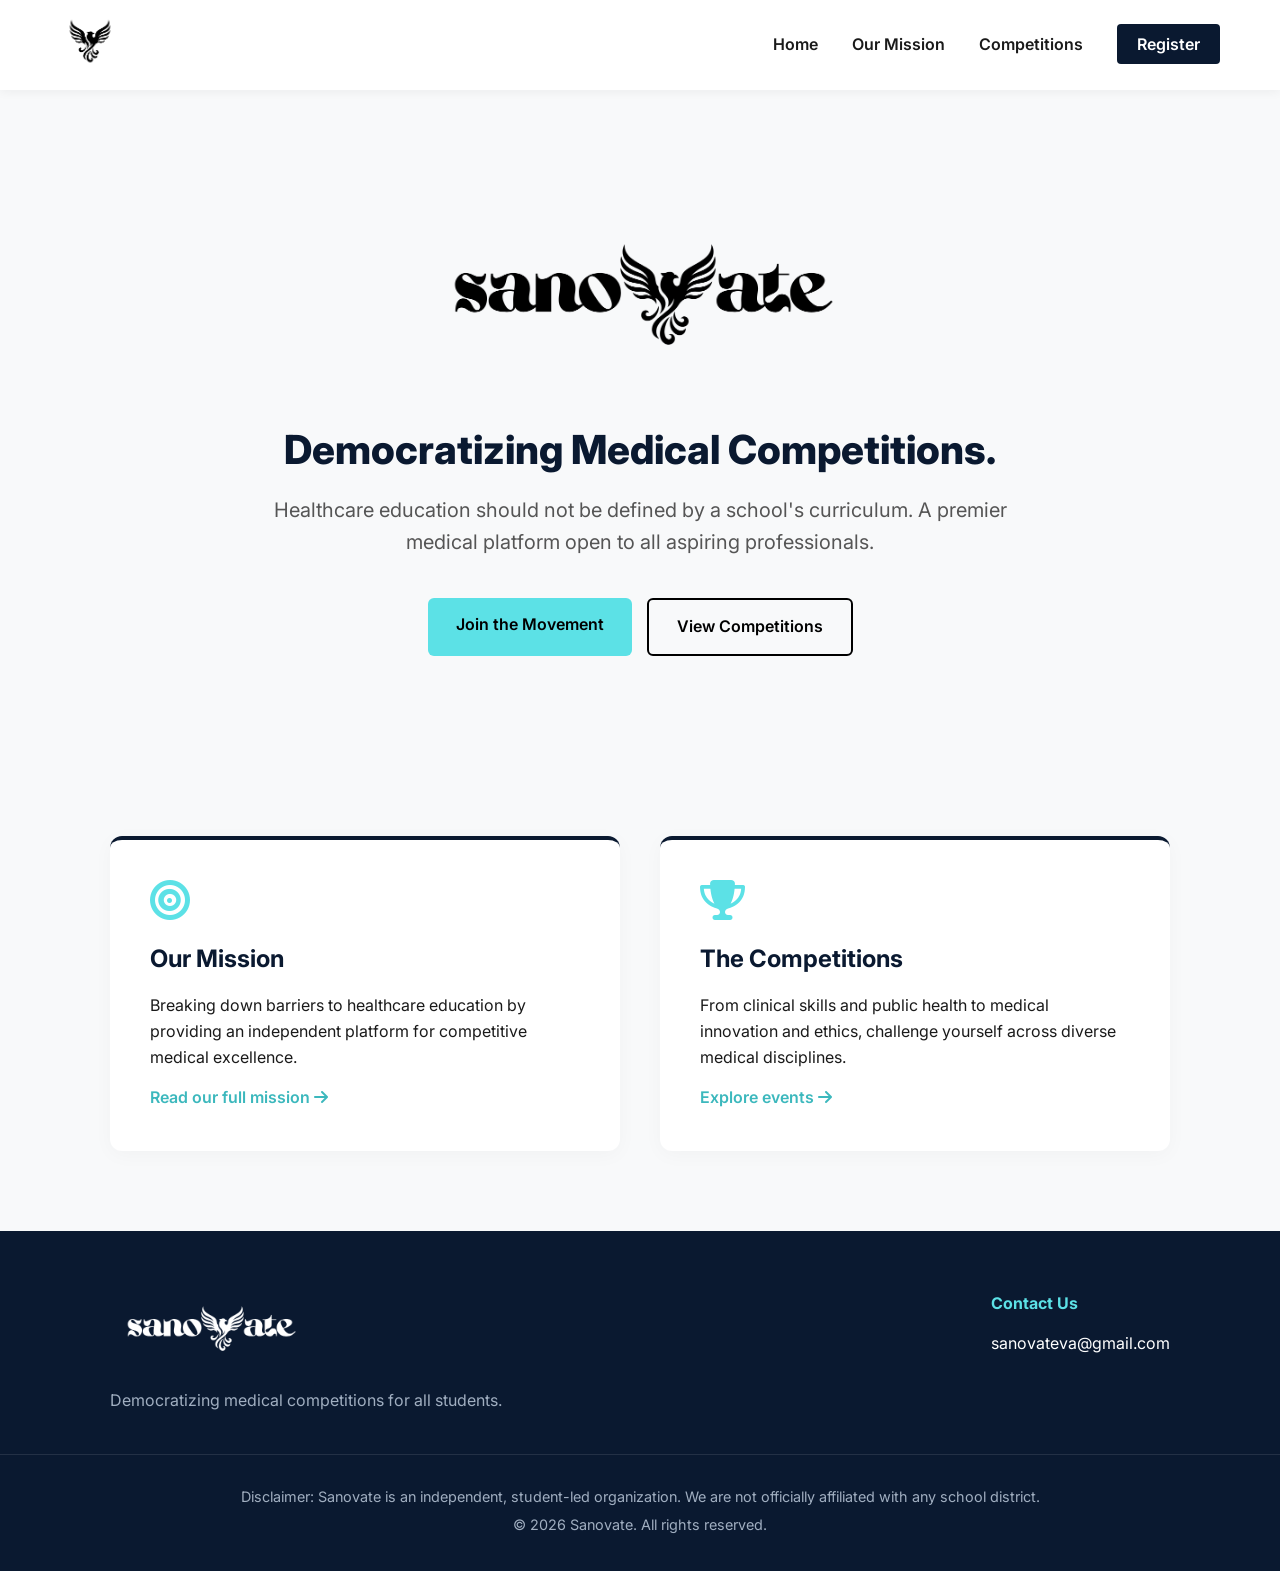
<file: index.html>
<!DOCTYPE html>
<html lang="en">
<head>
    <title>Sanovate | Democratizing Medical Competitions</title>
    
    <meta charset="UTF-8">
    <meta name="viewport" content="width=device-width, initial-scale=1.0">
    <link rel="icon" href="Images/SanovateFavicon.png">
    <link rel="stylesheet" href="style.css">
    <link href="https://fonts.googleapis.com/css2?family=Inter:wght@300;400;600;800&display=swap" rel="stylesheet">
    <link rel="stylesheet" href="https://cdnjs.cloudflare.com/ajax/libs/font-awesome/6.4.0/css/all.min.css">

</head>
<body>
    
    <nav class="navbar">
        <div class="nav-container">
            <a href="index.html" class="nav-brand">
                <img src="Images/SanovateLogoTransparent.png" alt="Sanovate Logo" class="nav-logo">
            </a>
            <div class="nav-links">
                <a href="index.html">Home</a>
                <a href="mission.html">Our Mission</a>
                <a href="competitions.html">Competitions</a>
                <a href="register.html" class="btn-nav">Register</a>
            </div>
        </div>
    </nav>


    <!-- Hero Section -->
    <header class="hero">
        <div class="hero-content">
            <img src="Images/SanovateLogotypeTransparent.png" alt="Sanovate Logotype" class="hero-logotype">
            <h1 class="hero-title">Democratizing Medical Competitions.</h1>
            <p class="hero-subtitle">Healthcare education should not be defined by a school's curriculum. A premier medical platform open to all aspiring professionals.</p>
            <div class="hero-cta">
                <a href="register.html" class="btn btn-primary">Join the Movement</a>
                <a href="competitions.html" class="btn btn-secondary">View Competitions</a>
            </div>
        </div>
    </header>

    <!-- Quick Overview Section -->
    <section class="overview-section bg-light">
        <div class="container">
            <div class="overview-grid">
                <div class="overview-card">
                    <i class="fa-solid fa-bullseye card-icon"></i>
                    <h3>Our Mission</h3>
                    <p>Breaking down barriers to healthcare education by providing an independent platform for competitive medical excellence.</p>
                    <a href="mission.html" class="text-link">Read our full mission <i class="fa-solid fa-arrow-right"></i></a>
                </div>
                <div class="overview-card">
                    <i class="fa-solid fa-trophy card-icon"></i>
                    <h3>The Competitions</h3>
                    <p>From clinical skills and public health to medical innovation and ethics, challenge yourself across diverse medical disciplines.</p>
                    <a href="competitions.html" class="text-link">Explore events <i class="fa-solid fa-arrow-right"></i></a>
                </div>
            </div>
        </div>
    </section>

    
    <footer class="site-footer">
        <div class="container footer-content">
            <div class="footer-brand">
                <img src="Images/SanovateLogotypeTransparent.png" alt="Sanovate" class="footer-logotype">
                <p>Democratizing medical competitions for all students.</p>
            </div>
            <div class="footer-links">
                <h4>Contact Us</h4>
                <a href="mailto:sanovateva@gmail.com">sanovateva@gmail.com</a>
            </div>
        </div>
        <div class="footer-bottom">
            <p>Disclaimer: Sanovate is an independent, student-led organization. We are not officially affiliated with any school district.</p>
            <p>&copy; 2026 Sanovate. All rights reserved.</p>
        </div>
    </footer>

    <script src="script.js"></script>
</body>
</html>
</file>
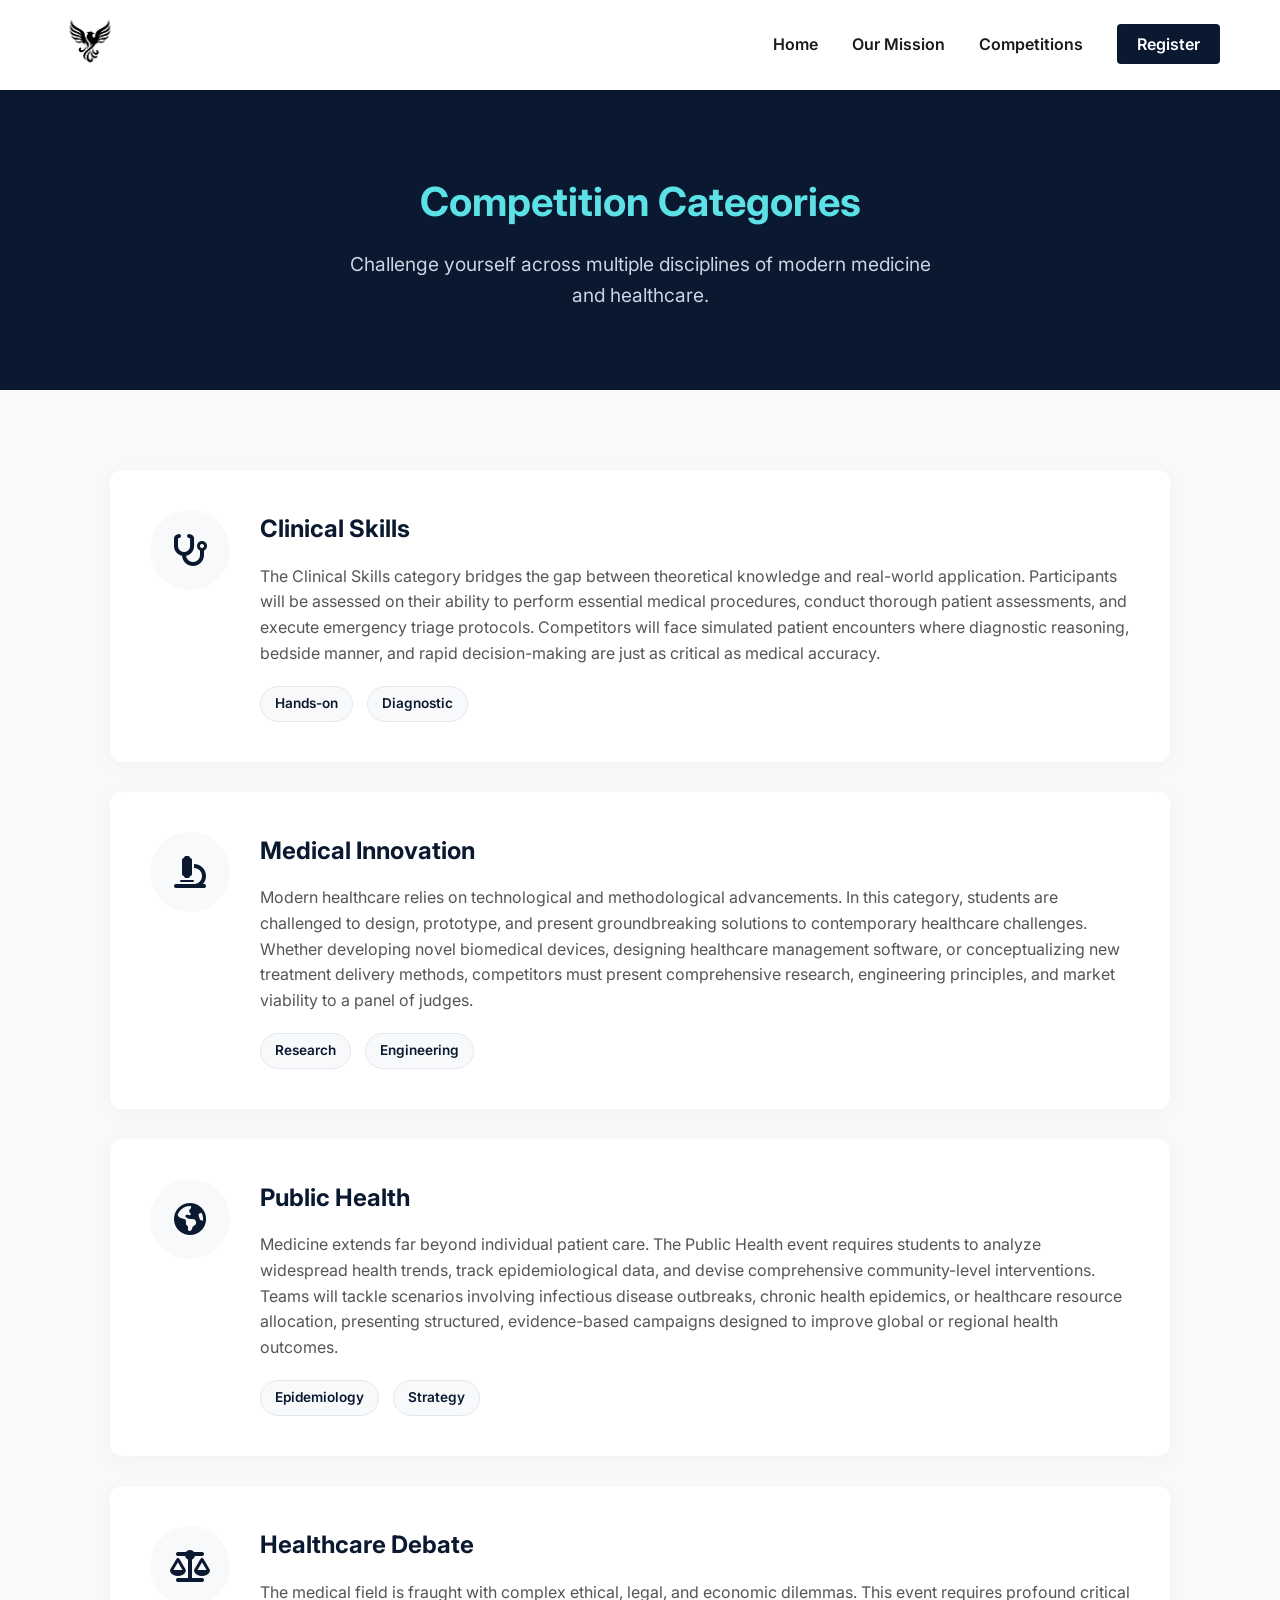
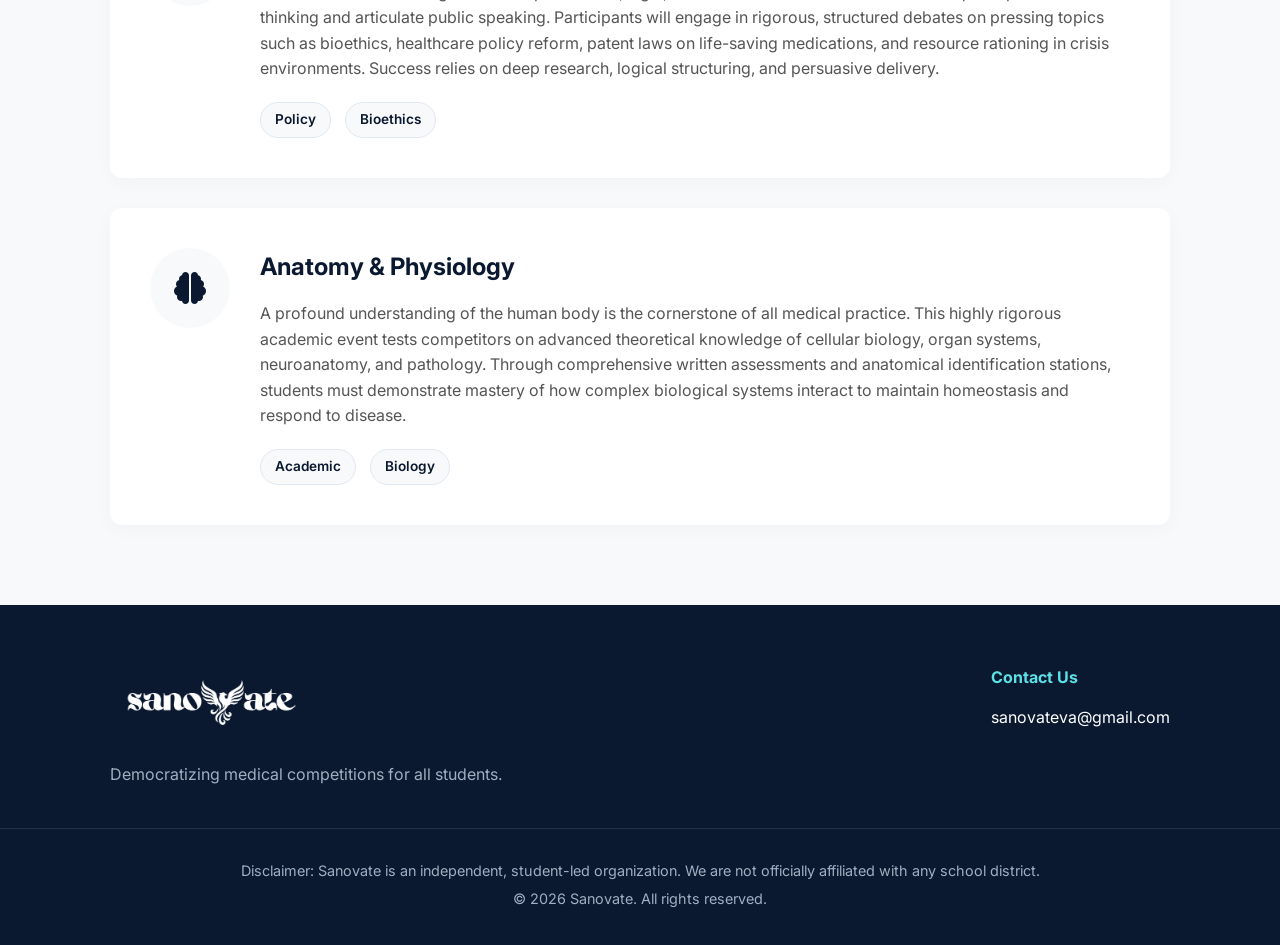
<file: competitions.html>
<!DOCTYPE html>
<html lang="en">
<head>
    <title>Competitions | Sanovate</title>
    
    <meta charset="UTF-8">
    <meta name="viewport" content="width=device-width, initial-scale=1.0">
    <link rel="icon" href="Images/SanovateFavicon.png">
    <link rel="stylesheet" href="style.css">
    <link href="https://fonts.googleapis.com/css2?family=Inter:wght@300;400;600;800&display=swap" rel="stylesheet">
    <link rel="stylesheet" href="https://cdnjs.cloudflare.com/ajax/libs/font-awesome/6.4.0/css/all.min.css">

</head>
<body>
    
    <nav class="navbar">
        <div class="nav-container">
            <a href="index.html" class="nav-brand">
                <img src="Images/SanovateLogoTransparent.png" alt="Sanovate Logo" class="nav-logo">
            </a>
            <div class="nav-links">
                <a href="index.html">Home</a>
                <a href="mission.html">Our Mission</a>
                <a href="competitions.html">Competitions</a>
                <a href="register.html" class="btn-nav">Register</a>
            </div>
        </div>
    </nav>


    <header class="page-header">
        <div class="container">
            <h1>Competition Categories</h1>
            <p>Challenge yourself across multiple disciplines of modern medicine and healthcare.</p>
        </div>
    </header>

    <section class="events-section bg-light">
        <div class="container">
            <div class="events-list">
                
                <div class="event-row">
                    <div class="event-icon-container">
                        <i class="fa-solid fa-stethoscope event-icon"></i>
                    </div>
                    <div class="event-details">
                        <h3>Clinical Skills</h3>
                        <p>The Clinical Skills category bridges the gap between theoretical knowledge and real-world application. Participants will be assessed on their ability to perform essential medical procedures, conduct thorough patient assessments, and execute emergency triage protocols. Competitors will face simulated patient encounters where diagnostic reasoning, bedside manner, and rapid decision-making are just as critical as medical accuracy.</p>
                        <span class="tag">Hands-on</span> <span class="tag">Diagnostic</span>
                    </div>
                </div>

                <div class="event-row">
                    <div class="event-icon-container">
                        <i class="fa-solid fa-microscope event-icon"></i>
                    </div>
                    <div class="event-details">
                        <h3>Medical Innovation</h3>
                        <p>Modern healthcare relies on technological and methodological advancements. In this category, students are challenged to design, prototype, and present groundbreaking solutions to contemporary healthcare challenges. Whether developing novel biomedical devices, designing healthcare management software, or conceptualizing new treatment delivery methods, competitors must present comprehensive research, engineering principles, and market viability to a panel of judges.</p>
                        <span class="tag">Research</span> <span class="tag">Engineering</span>
                    </div>
                </div>

                <div class="event-row">
                    <div class="event-icon-container">
                        <i class="fa-solid fa-earth-americas event-icon"></i>
                    </div>
                    <div class="event-details">
                        <h3>Public Health</h3>
                        <p>Medicine extends far beyond individual patient care. The Public Health event requires students to analyze widespread health trends, track epidemiological data, and devise comprehensive community-level interventions. Teams will tackle scenarios involving infectious disease outbreaks, chronic health epidemics, or healthcare resource allocation, presenting structured, evidence-based campaigns designed to improve global or regional health outcomes.</p>
                        <span class="tag">Epidemiology</span> <span class="tag">Strategy</span>
                    </div>
                </div>

                <div class="event-row">
                    <div class="event-icon-container">
                        <i class="fa-solid fa-scale-balanced event-icon"></i>
                    </div>
                    <div class="event-details">
                        <h3>Healthcare Debate</h3>
                        <p>The medical field is fraught with complex ethical, legal, and economic dilemmas. This event requires profound critical thinking and articulate public speaking. Participants will engage in rigorous, structured debates on pressing topics such as bioethics, healthcare policy reform, patent laws on life-saving medications, and resource rationing in crisis environments. Success relies on deep research, logical structuring, and persuasive delivery.</p>
                        <span class="tag">Policy</span> <span class="tag">Bioethics</span>
                    </div>
                </div>

                <div class="event-row">
                    <div class="event-icon-container">
                        <i class="fa-solid fa-brain event-icon"></i>
                    </div>
                    <div class="event-details">
                        <h3>Anatomy & Physiology</h3>
                        <p>A profound understanding of the human body is the cornerstone of all medical practice. This highly rigorous academic event tests competitors on advanced theoretical knowledge of cellular biology, organ systems, neuroanatomy, and pathology. Through comprehensive written assessments and anatomical identification stations, students must demonstrate mastery of how complex biological systems interact to maintain homeostasis and respond to disease.</p>
                        <span class="tag">Academic</span> <span class="tag">Biology</span>
                    </div>
                </div>

            </div>
        </div>
    </section>

    
    <footer class="site-footer">
        <div class="container footer-content">
            <div class="footer-brand">
                <img src="Images/SanovateLogotypeTransparent.png" alt="Sanovate" class="footer-logotype">
                <p>Democratizing medical competitions for all students.</p>
            </div>
            <div class="footer-links">
                <h4>Contact Us</h4>
                <a href="mailto:sanovateva@gmail.com">sanovateva@gmail.com</a>
            </div>
        </div>
        <div class="footer-bottom">
            <p>Disclaimer: Sanovate is an independent, student-led organization. We are not officially affiliated with any school district.</p>
            <p>&copy; 2026 Sanovate. All rights reserved.</p>
        </div>
    </footer>

    <script src="script.js"></script>
</body>
</html>
</file>
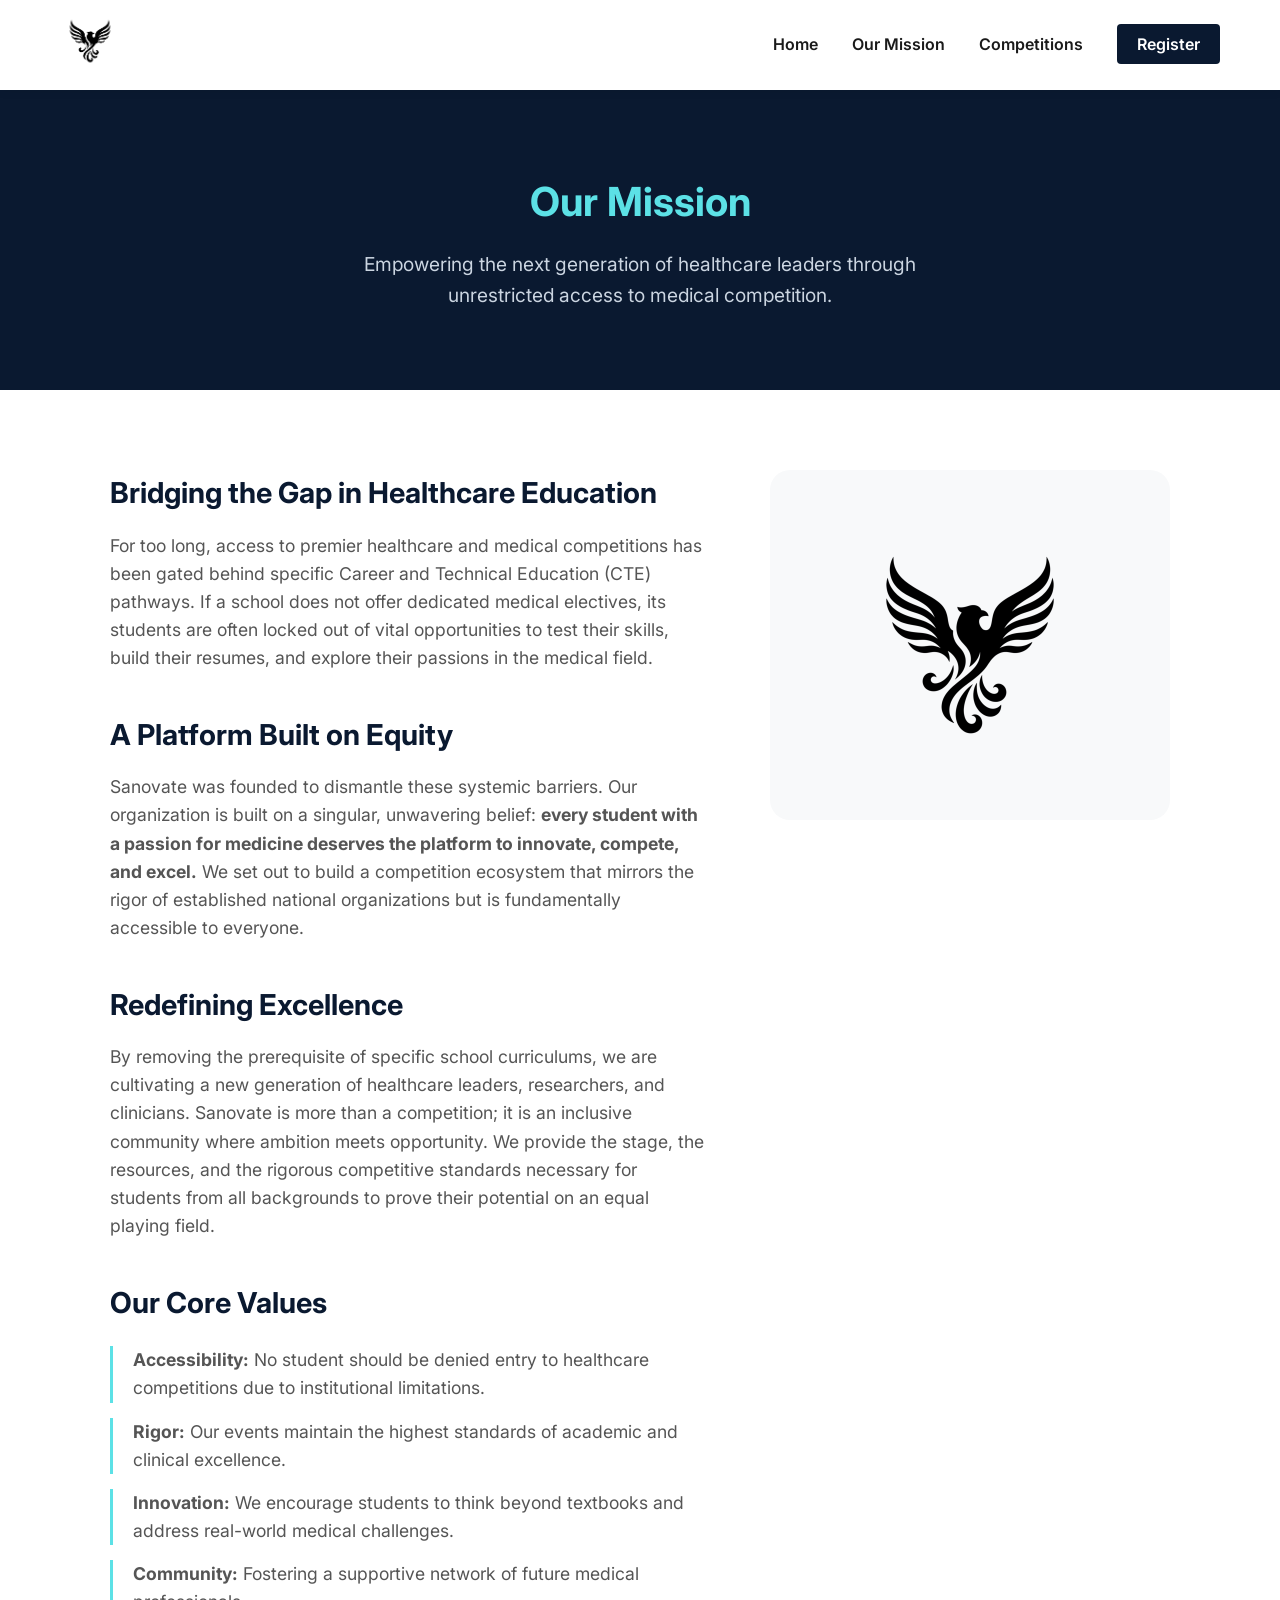
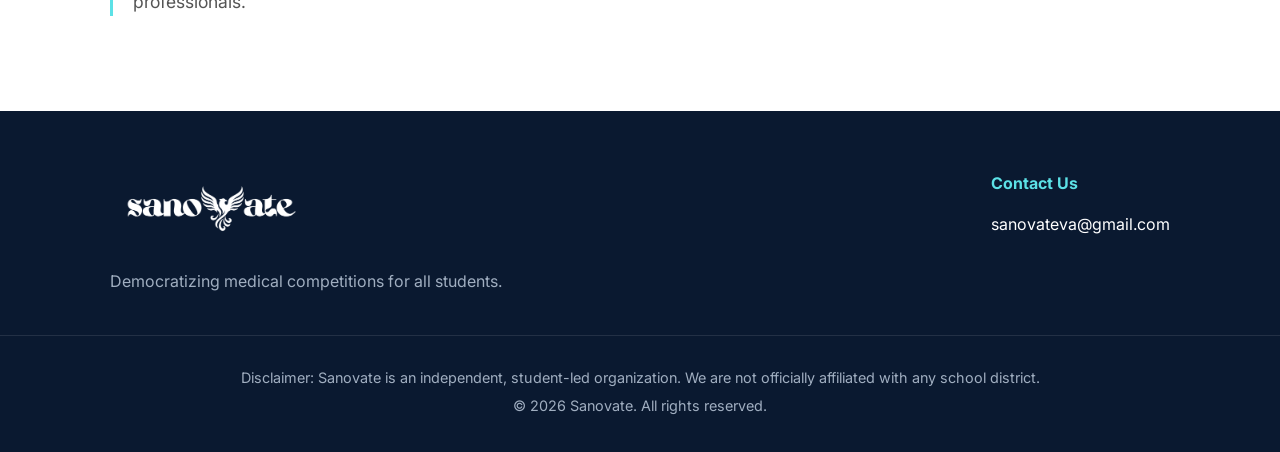
<file: mission.html>
<!DOCTYPE html>
<html lang="en">
<head>
    <title>Our Mission | Sanovate</title>
    
    <meta charset="UTF-8">
    <meta name="viewport" content="width=device-width, initial-scale=1.0">
    <link rel="icon" href="Images/SanovateFavicon.png">
    <link rel="stylesheet" href="style.css">
    <link href="https://fonts.googleapis.com/css2?family=Inter:wght@300;400;600;800&display=swap" rel="stylesheet">
    <link rel="stylesheet" href="https://cdnjs.cloudflare.com/ajax/libs/font-awesome/6.4.0/css/all.min.css">

</head>
<body>
    
    <nav class="navbar">
        <div class="nav-container">
            <a href="index.html" class="nav-brand">
                <img src="Images/SanovateLogoTransparent.png" alt="Sanovate Logo" class="nav-logo">
            </a>
            <div class="nav-links">
                <a href="index.html">Home</a>
                <a href="mission.html">Our Mission</a>
                <a href="competitions.html">Competitions</a>
                <a href="register.html" class="btn-nav">Register</a>
            </div>
        </div>
    </nav>


    <header class="page-header">
        <div class="container">
            <h1>Our Mission</h1>
            <p>Empowering the next generation of healthcare leaders through unrestricted access to medical competition.</p>
        </div>
    </header>

    <section class="content-section">
        <div class="container">
            <div class="mission-layout">
                <div class="mission-text">
                    <h2>Bridging the Gap in Healthcare Education</h2>
                    <p>For too long, access to premier healthcare and medical competitions has been gated behind specific Career and Technical Education (CTE) pathways. If a school does not offer dedicated medical electives, its students are often locked out of vital opportunities to test their skills, build their resumes, and explore their passions in the medical field.</p>
                    
                    <h2>A Platform Built on Equity</h2>
                    <p>Sanovate was founded to dismantle these systemic barriers. Our organization is built on a singular, unwavering belief: <strong>every student with a passion for medicine deserves the platform to innovate, compete, and excel.</strong> We set out to build a competition ecosystem that mirrors the rigor of established national organizations but is fundamentally accessible to everyone.</p>
                    
                    <h2>Redefining Excellence</h2>
                    <p>By removing the prerequisite of specific school curriculums, we are cultivating a new generation of healthcare leaders, researchers, and clinicians. Sanovate is more than a competition; it is an inclusive community where ambition meets opportunity. We provide the stage, the resources, and the rigorous competitive standards necessary for students from all backgrounds to prove their potential on an equal playing field.</p>

                    <h2>Our Core Values</h2>
                    <ul class="values-list">
                        <li><strong>Accessibility:</strong> No student should be denied entry to healthcare competitions due to institutional limitations.</li>
                        <li><strong>Rigor:</strong> Our events maintain the highest standards of academic and clinical excellence.</li>
                        <li><strong>Innovation:</strong> We encourage students to think beyond textbooks and address real-world medical challenges.</li>
                        <li><strong>Community:</strong> Fostering a supportive network of future medical professionals.</li>
                    </ul>
                </div>
                <div class="mission-visual">
                    <img src="Images/SanovateLogoTransparent.png" alt="Sanovate Logo" class="large-logo">
                </div>
            </div>
        </div>
    </section>

    
    <footer class="site-footer">
        <div class="container footer-content">
            <div class="footer-brand">
                <img src="Images/SanovateLogotypeTransparent.png" alt="Sanovate" class="footer-logotype">
                <p>Democratizing medical competitions for all students.</p>
            </div>
            <div class="footer-links">
                <h4>Contact Us</h4>
                <a href="mailto:sanovateva@gmail.com">sanovateva@gmail.com</a>
            </div>
        </div>
        <div class="footer-bottom">
            <p>Disclaimer: Sanovate is an independent, student-led organization. We are not officially affiliated with any school district.</p>
            <p>&copy; 2026 Sanovate. All rights reserved.</p>
        </div>
    </footer>

    <script src="script.js"></script>
</body>
</html>
</file>
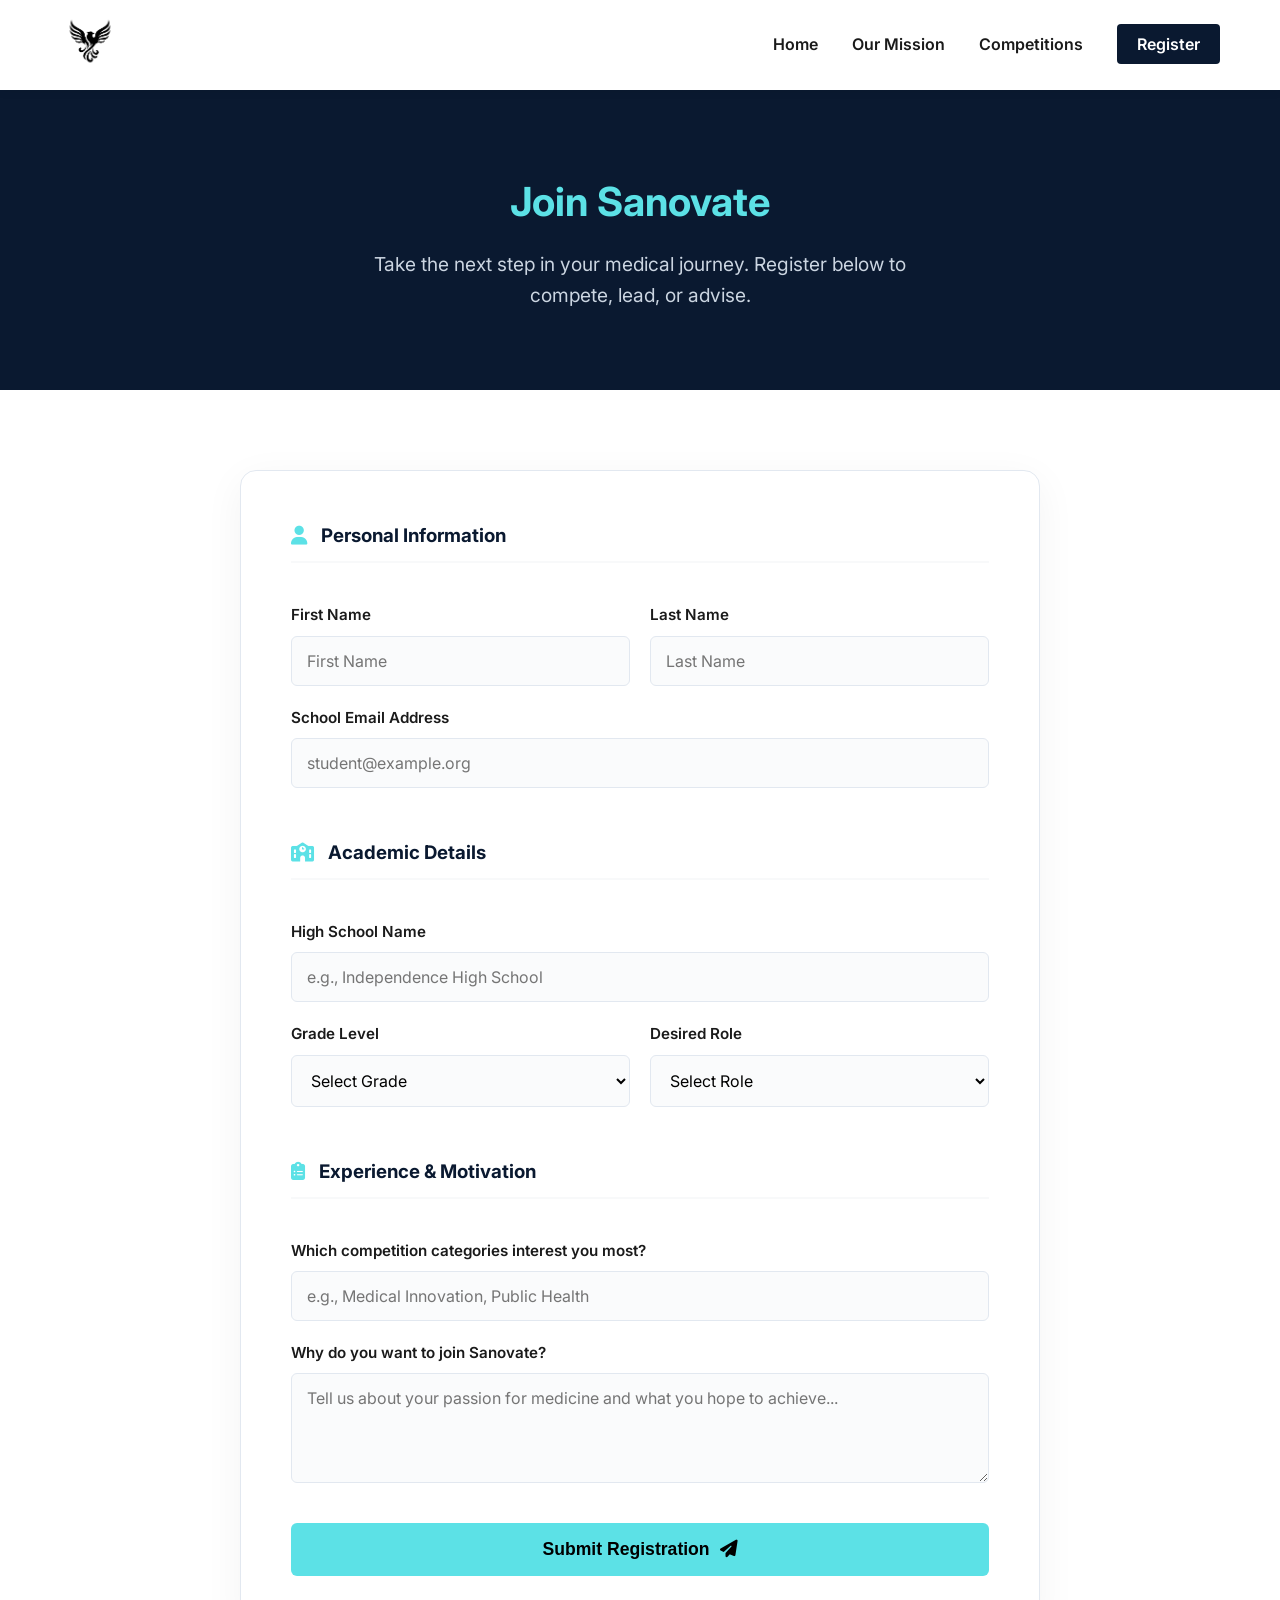
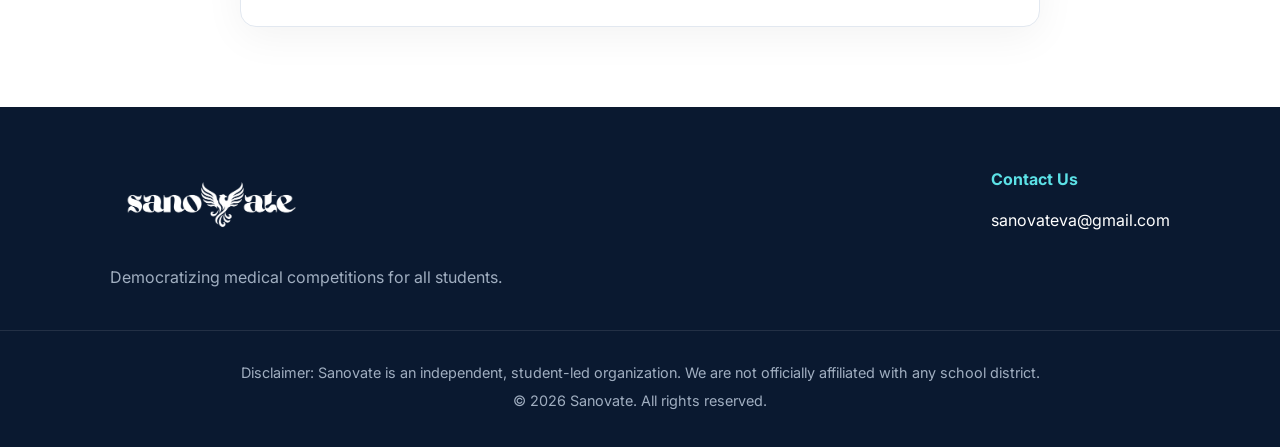
<file: register.html>
<!DOCTYPE html>
<html lang="en">
<head>
    <title>Register | Sanovate</title>
    
    <meta charset="UTF-8">
    <meta name="viewport" content="width=device-width, initial-scale=1.0">
    <link rel="icon" href="Images/SanovateFavicon.png">
    <link rel="stylesheet" href="style.css">
    <link href="https://fonts.googleapis.com/css2?family=Inter:wght@300;400;600;800&display=swap" rel="stylesheet">
    <link rel="stylesheet" href="https://cdnjs.cloudflare.com/ajax/libs/font-awesome/6.4.0/css/all.min.css">

</head>
<body>
    
    <nav class="navbar">
        <div class="nav-container">
            <a href="index.html" class="nav-brand">
                <img src="Images/SanovateLogoTransparent.png" alt="Sanovate Logo" class="nav-logo">
            </a>
            <div class="nav-links">
                <a href="index.html">Home</a>
                <a href="mission.html">Our Mission</a>
                <a href="competitions.html">Competitions</a>
                <a href="register.html" class="btn-nav">Register</a>
            </div>
        </div>
    </nav>


    <header class="page-header">
        <div class="container">
            <h1>Join Sanovate</h1>
            <p>Take the next step in your medical journey. Register below to compete, lead, or advise.</p>
        </div>
    </header>

    <section class="register-section">
        <div class="container form-container">
            <form id="registrationForm" class="sanovate-form">
                
                <h3 class="form-section-title"><i class="fa-solid fa-user"></i> Personal Information</h3>
                <div class="form-row">
                    <div class="form-group half">
                        <label for="firstName">First Name</label>
                        <input type="text" id="firstName" name="firstName" required placeholder="First Name">
                    </div>
                    <div class="form-group half">
                        <label for="lastName">Last Name</label>
                        <input type="text" id="lastName" name="lastName" required placeholder="Last Name">
                    </div>
                </div>
                
                <div class="form-group">
                    <label for="email">School Email Address</label>
                    <input type="email" id="email" name="email" required placeholder="student@example.org">
                </div>

                <h3 class="form-section-title"><i class="fa-solid fa-school"></i> Academic Details</h3>
                <div class="form-group">
                    <label for="highSchool">High School Name</label>
                    <input type="text" id="highSchool" name="highSchool" required placeholder="e.g., Independence High School">
                </div>

                <div class="form-row">
                    <div class="form-group half">
                        <label for="grade">Grade Level</label>
                        <select id="grade" name="grade" required>
                            <option value="" disabled selected>Select Grade</option>
                            <option value="9">9th Grade</option>
                            <option value="10">10th Grade</option>
                            <option value="11">11th Grade</option>
                            <option value="12">12th Grade</option>
                            <option value="faculty">Faculty/Educator</option>
                        </select>
                    </div>
                    <div class="form-group half">
                        <label for="role">Desired Role</label>
                        <select id="role" name="role" required>
                            <option value="" disabled selected>Select Role</option>
                            <option value="competitor">Competitor</option>
                            <option value="leadership">Chapter Leader / Organizer</option>
                            <option value="faculty">Faculty Advisor</option>
                        </select>
                    </div>
                </div>

                <h3 class="form-section-title"><i class="fa-solid fa-clipboard-list"></i> Experience & Motivation</h3>
                <div class="form-group">
                    <label for="interests">Which competition categories interest you most?</label>
                    <input type="text" id="interests" name="interests" placeholder="e.g., Medical Innovation, Public Health">
                </div>

                <div class="form-group">
                    <label for="motivation">Why do you want to join Sanovate?</label>
                    <textarea id="motivation" name="motivation" rows="4" placeholder="Tell us about your passion for medicine and what you hope to achieve..."></textarea>
                </div>

                <button type="submit" class="btn btn-primary submit-btn">Submit Registration <i class="fa-solid fa-paper-plane" style="margin-left: 5px;"></i></button>
            </form>
            <div id="formSuccess" class="hidden">
                <i class="fa-solid fa-circle-check" style="font-size: 3rem; color: #5ce1e6; margin-bottom: 15px;"></i>
                <h3>Registration Received!</h3>
                <p>Thank you for your interest in Sanovate. We will be in touch shortly.</p>
            </div>
        </div>
    </section>

    
    <footer class="site-footer">
        <div class="container footer-content">
            <div class="footer-brand">
                <img src="Images/SanovateLogotypeTransparent.png" alt="Sanovate" class="footer-logotype">
                <p>Democratizing medical competitions for all students.</p>
            </div>
            <div class="footer-links">
                <h4>Contact Us</h4>
                <a href="mailto:sanovateva@gmail.com">sanovateva@gmail.com</a>
            </div>
        </div>
        <div class="footer-bottom">
            <p>Disclaimer: Sanovate is an independent, student-led organization. We are not officially affiliated with any school district.</p>
            <p>&copy; 2026 Sanovate. All rights reserved.</p>
        </div>
    </footer>

    <script src="script.js"></script>
</body>
</html>
</file>
<file: style.css>
/* --- Color Palette & Variables --- */
:root {
    --black: #000000;
    --teal: #5ce1e6;
    --teal-dark: #3cb8bd;
    --deep-blue: #0A1930; 
    --off-white: #F8F9FA;
    --white: #FFFFFF;
    --text-dark: #1A1A1A;
    --text-muted: #555555;
    --border-color: #E2E8F0;
}

/* --- Global Reset & Typography --- */
* {
    margin: 0;
    padding: 0;
    box-sizing: border-box;
}

html {
    scroll-behavior: smooth;
}

body {
    font-family: 'Inter', sans-serif;
    color: var(--text-dark);
    background-color: var(--white);
    line-height: 1.6;
    padding-top: 90px; /* Offset for fixed navbar */
}

/* --- Layout Classes --- */
.container {
    max-width: 1100px;
    margin: 0 auto;
    padding: 0 20px;
}
.bg-light { background-color: var(--off-white); }
.hidden { display: none; }

/* --- Buttons --- */
.btn {
    display: inline-block;
    padding: 14px 28px;
    border-radius: 6px;
    font-weight: 600;
    text-decoration: none;
    transition: all 0.3s ease;
    cursor: pointer;
    border: none;
    font-size: 1rem;
}
.btn-primary {
    background-color: var(--teal);
    color: var(--black);
}
.btn-primary:hover {
    background-color: var(--teal-dark);
    transform: translateY(-2px);
    color: var(--white);
}
.btn-secondary {
    background-color: transparent;
    color: var(--black);
    border: 2px solid var(--black);
}
.btn-secondary:hover {
    background-color: var(--black);
    color: var(--white);
    transform: translateY(-2px);
}
.text-link {
    color: var(--teal-dark);
    text-decoration: none;
    font-weight: 600;
    display: inline-block;
    margin-top: 15px;
    transition: color 0.2s;
}
.text-link:hover {
    color: var(--deep-blue);
}

/* --- Navbar --- */
.navbar {
    position: fixed;
    top: 0;
    width: 100%;
    background-color: rgba(255, 255, 255, 0.98);
    box-shadow: 0 2px 10px rgba(0,0,0,0.05);
    z-index: 1000;
}
.nav-container {
    display: flex;
    justify-content: space-between;
    align-items: center;
    max-width: 1200px;
    margin: 0 auto;
    padding: 10px 20px;
    height: 90px;
}
.nav-logo {
    height: 60px;
    width: auto;
}
.nav-links a {
    text-decoration: none;
    color: var(--text-dark);
    font-weight: 600;
    margin-left: 30px;
    transition: color 0.2s;
}
.nav-links a:hover {
    color: var(--teal-dark);
}
.btn-nav {
    background-color: var(--deep-blue);
    color: var(--white) !important;
    padding: 10px 20px;
    border-radius: 4px;
}
.btn-nav:hover {
    background-color: var(--black);
}

/* --- Shared Page Headers --- */
.page-header {
    background-color: var(--deep-blue);
    color: var(--white);
    padding: 80px 20px;
    text-align: center;
}
.page-header h1 {
    font-size: 2.5rem;
    color: var(--teal);
    margin-bottom: 15px;
}
.page-header p {
    font-size: 1.2rem;
    color: #cbd5e1;
    max-width: 600px;
    margin: 0 auto;
}

/* --- Hero Section (Home) --- */
.hero {
    padding: 120px 20px 100px;
    background-color: var(--off-white);
    text-align: center;
    display: flex;
    flex-direction: column;
    align-items: center;
}
.hero-content {
    max-width: 800px;
}
.hero-logotype {
    max-width: 100%;
    height: auto;
    width: 450px;
    margin-bottom: 40px;
}
.hero-title {
    font-size: 2.5rem;
    font-weight: 800;
    color: var(--deep-blue);
    margin-bottom: 20px;
    line-height: 1.2;
}
.hero-subtitle {
    font-size: 1.25rem;
    color: var(--text-muted);
    margin-bottom: 40px;
}
.hero-cta {
    display: flex;
    gap: 15px;
    justify-content: center;
}

/* --- Overview Grid (Home) --- */
.overview-section {
    padding: 80px 0;
}
.overview-grid {
    display: grid;
    grid-template-columns: 1fr 1fr;
    gap: 40px;
}
.overview-card {
    background: var(--white);
    padding: 40px;
    border-radius: 12px;
    box-shadow: 0 4px 20px rgba(0,0,0,0.03);
    border-top: 4px solid var(--deep-blue);
}
.card-icon {
    font-size: 2.5rem;
    color: var(--teal);
    margin-bottom: 20px;
}
.overview-card h3 {
    color: var(--deep-blue);
    font-size: 1.5rem;
    margin-bottom: 15px;
}

/* --- Mission Layout --- */
.content-section {
    padding: 80px 0;
}
.mission-layout {
    display: grid;
    grid-template-columns: 3fr 2fr;
    gap: 60px;
    align-items: flex-start;
}
.mission-text h2 {
    color: var(--deep-blue);
    font-size: 1.8rem;
    margin-bottom: 15px;
    margin-top: 40px;
}
.mission-text h2:first-child {
    margin-top: 0;
}
.mission-text p {
    font-size: 1.1rem;
    color: var(--text-muted);
    margin-bottom: 20px;
}
.values-list {
    list-style-type: none;
    margin-top: 20px;
}
.values-list li {
    font-size: 1.1rem;
    color: var(--text-muted);
    margin-bottom: 15px;
    padding-left: 20px;
    border-left: 3px solid var(--teal);
}
.mission-visual {
    position: sticky;
    top: 120px;
    display: flex;
    justify-content: center;
    background-color: var(--off-white);
    padding: 50px;
    border-radius: 20px;
}
.large-logo {
    width: 100%;
    max-width: 250px;
}

/* --- Competitions Layout --- */
.events-section {
    padding: 80px 0;
}
.events-list {
    display: flex;
    flex-direction: column;
    gap: 30px;
}
.event-row {
    display: flex;
    gap: 30px;
    background: var(--white);
    padding: 40px;
    border-radius: 12px;
    box-shadow: 0 4px 20px rgba(0,0,0,0.03);
    transition: transform 0.3s ease;
}
.event-row:hover {
    transform: translateX(5px);
    border-left: 4px solid var(--teal);
}
.event-icon-container {
    flex-shrink: 0;
    width: 80px;
    height: 80px;
    background-color: var(--off-white);
    border-radius: 50%;
    display: flex;
    justify-content: center;
    align-items: center;
}
.event-icon {
    font-size: 2rem;
    color: var(--deep-blue);
}
.event-details h3 {
    font-size: 1.5rem;
    color: var(--deep-blue);
    margin-bottom: 15px;
}
.event-details p {
    color: var(--text-muted);
    margin-bottom: 20px;
}
.tag {
    display: inline-block;
    background-color: var(--off-white);
    color: var(--deep-blue);
    padding: 6px 14px;
    border-radius: 20px;
    font-size: 0.85rem;
    font-weight: 600;
    margin-right: 10px;
    border: 1px solid var(--border-color);
}

/* --- Registration Form Section --- */
.register-section {
    padding: 80px 0;
}
.form-container {
    max-width: 800px;
    background: var(--white);
    padding: 50px;
    border-radius: 16px;
    box-shadow: 0 10px 40px rgba(0,0,0,0.05);
    border: 1px solid var(--border-color);
}
.form-section-title {
    color: var(--deep-blue);
    border-bottom: 2px solid var(--off-white);
    padding-bottom: 10px;
    margin: 30px 0 20px;
}
.form-section-title:first-child {
    margin-top: 0;
}
.form-section-title i {
    color: var(--teal);
    margin-right: 10px;
}
.sanovate-form {
    display: flex;
    flex-direction: column;
    gap: 20px;
}
.form-row {
    display: flex;
    gap: 20px;
}
.form-group {
    display: flex;
    flex-direction: column;
    width: 100%;
}
.half {
    width: 50%;
}
label {
    font-weight: 600;
    margin-bottom: 8px;
    color: var(--text-dark);
    font-size: 0.95rem;
}
input, select, textarea {
    padding: 14px 15px;
    border: 1px solid var(--border-color);
    border-radius: 6px;
    font-family: 'Inter', sans-serif;
    font-size: 1rem;
    background-color: #fafbfc;
    transition: all 0.2s;
}
input:focus, select:focus, textarea:focus {
    outline: none;
    border-color: var(--teal);
    background-color: var(--white);
    box-shadow: 0 0 0 3px rgba(92, 225, 230, 0.2);
}
.submit-btn {
    width: 100%;
    margin-top: 20px;
    font-size: 1.1rem;
    padding: 16px;
}
#formSuccess {
    padding: 40px;
    text-align: center;
}

/* --- Footer --- */
.site-footer {
    background-color: var(--deep-blue);
    color: var(--white);
    padding: 60px 0 30px;
}
.footer-content {
    display: flex;
    justify-content: space-between;
    margin-bottom: 40px;
    flex-wrap: wrap;
    gap: 30px;
}
.footer-brand {
    max-width: 400px;
}
.footer-logotype {
    width: 200px;
    margin-bottom: 15px;
    filter: brightness(0) invert(1);
}
.footer-brand p {
    color: #a0aec0;
}
.footer-links h4 {
    margin-bottom: 15px;
    color: var(--teal);
}
.footer-links a {
    color: var(--white);
    text-decoration: none;
    transition: color 0.2s;
}
.footer-links a:hover {
    color: var(--teal);
}
.footer-bottom {
    text-align: center;
    border-top: 1px solid rgba(255,255,255,0.1);
    padding-top: 30px;
    color: #a0aec0;
    font-size: 0.9rem;
}
.footer-bottom p {
    margin-bottom: 5px;
}

/* --- Responsive Design --- */
@media (max-width: 768px) {
    .nav-links { display: none; }
    .hero-title { font-size: 2.2rem; }
    .hero-cta { flex-direction: column; }
    .overview-grid, .mission-layout { grid-template-columns: 1fr; }
    .form-row, .event-row { flex-direction: column; }
    .half { width: 100%; }
    .event-icon-container { margin-bottom: 15px; }
    .mission-visual { position: relative; top: 0; padding: 30px; }
}
</file>
